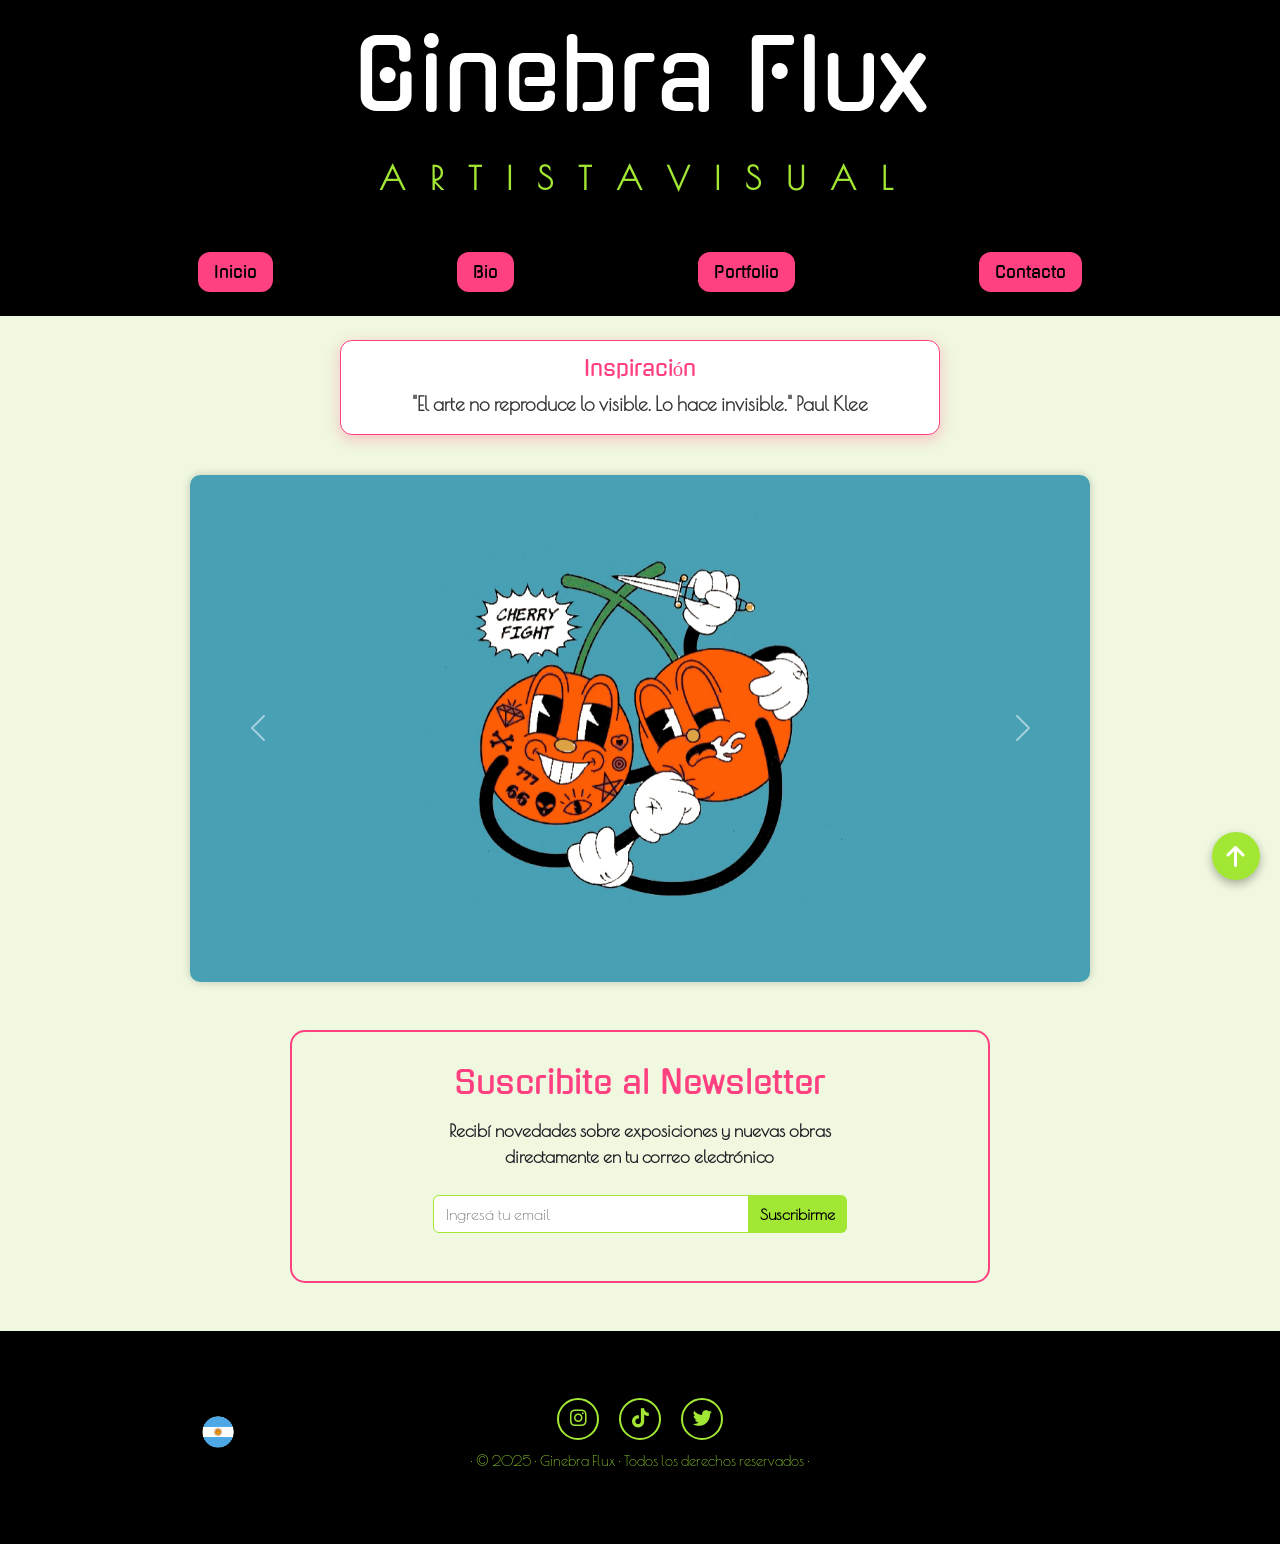
<file: index.html>
<!DOCTYPE html>
<html lang="en">

<head>
    <meta charset="UTF-8">
    <meta name="viewport" content="width=device-width, initial-scale=1.0">
    <title>Ginebra Flux</title>


    <link rel="preconnect" href="https://fonts.googleapis.com">
    <link rel="preconnect" href="https://fonts.gstatic.com" crossorigin>
    <link href="https://fonts.googleapis.com/css2?family=Gugi&display=swap" rel="stylesheet">
    <link rel="preconnect" href="https://fonts.googleapis.com">
    <link rel="preconnect" href="https://fonts.gstatic.com" crossorigin>
    <link href="https://fonts.googleapis.com/css2?family=Poiret+One&display=swap" rel="stylesheet">

    <link href="https://cdn.jsdelivr.net/npm/bootstrap@5.3.6/dist/css/bootstrap.min.css" rel="stylesheet"
        integrity="sha384-4Q6Gf2aSP4eDXB8Miphtr37CMZZQ5oXLH2yaXMJ2w8e2ZtHTl7GptT4jmndRuHDT" crossorigin="anonymous">
    <link rel="stylesheet" href="https://cdnjs.cloudflare.com/ajax/libs/font-awesome/6.4.0/css/all.min.css">
    <link rel="stylesheet" href="/Scss/style.css">
</head>

<body>
    <!--Header-->
    <header id="inicio">
        <h1 class="titulo-hover">Ginebra Flux</h1>
        <h3>A R T I S T A V I S U A L</h3>
    </header>

    <nav class="button-group">
        <a href="index.html" class="button">Inicio</a>
        <a href="/Pages/Bio.html" class="button">Bio</a>
        <a href="/Pages/Portfolio.html" class="button">Portfolio</a>
        <a href="/Pages/Contacto.html" class="button">Contacto</a>
    </nav>

    <!-- Collapse -->
    <div class="card mx-auto mt-4 card-frase" style="max-width: 600px;">
        <div class="card-body text-center">
            <h5 class="card-title">Inspiración</h5>
            <p class="card-text"> "El arte no reproduce lo visible. Lo hace invisible." Paul Klee</p>
        </div>
    </div>

    <!--Carrusel-->
    <div id="carouselExample" class="carousel slide" data-bs-ride="carousel" data-bs-interval="3000">
        <div class="carousel-inner">
            <div class="carousel-item active">
                <img src="/Imagenes/4.jpg" class="d-block w-100" alt="Día del arte">
            </div>
            <div class="carousel-item">
                <img src="/Imagenes/10.jpg" class="d-block w-100" alt="Día del arte 2">
            </div>
            <div class="carousel-item">
                <img src="/Imagenes/7.jpg" class="d-block w-100" alt="Día del arte">
            </div>
        </div>
        <button class="carousel-control-prev" type="button" data-bs-target="#carouselExample" data-bs-slide="prev">
            <span class="carousel-control-prev-icon" aria-hidden="true"></span>
            <span class="visually-hidden">Previous</span>
        </button>
        <button class="carousel-control-next" type="button" data-bs-target="#carouselExample" data-bs-slide="next">
            <span class="carousel-control-next-icon" aria-hidden="true"></span>
            <span class="visually-hidden">Next</span>
        </button>
    </div>

    <!-- Newsletter -->
    <section class="newsletter-section container my-5">
        <div class="row justify-content-center">
            <div class="col-md-8 text-center">
                <h2 class="newsletter-title">Suscribite al Newsletter</h2>
                <p class="newsletter-text">Recibí novedades sobre exposiciones y nuevas obras directamente en tu correo
                    electrónico</p>
                <form>
                    <div class="input-group mb-3">
                        <input type="email" class="form-control" placeholder="Ingresá tu email" aria-label="Email"
                            required>
                        <button class="btn btn-success" type="submit">Suscribirme</button>
                    </div>
                </form>
            </div>
        </div>
    </section>



    <footer class="footer">
        <div class="footer-contenido">

            <div class="footer-izquierda">
                <a href="https://www.google.com/search?gs_ssp=eJzjYtfP1TfISk8xYPQSKUotOLwrKSczOVEhsSg9Na8kMy8RAKnOC2k&q=rep%C3%BAblica+argentina&rlz=1C1GCEU_esAR1160AR1160&oq=Rep%C3%BAblica+Argentina&gs_lcrp=EgZjaHJvbWUqBwgAEC4YgAQyBwgAEC4YgAQyDAgBEEUYORjjAhiABDIHCAIQABiABDIHCAMQABiABDIHCAQQABiABDIHCAUQABiABDIHCAYQABiABDIHCAcQABiABDIHCAgQABiABDIHCAkQABiABNIBCDY3MThqMGo3qAIAsAIA&sourceid=chrome&ie=UTF-8"
                    target="_blank">
                    <img src="/Imagenes/2.png" alt="Bandera argentina" class="bandera-argentina">
                </a>
            </div>

            <div class="footer-centro">
                <div class="footer-redes">
                    <a href="https://instagram.com" target="_blank"><i class="fab fa-instagram"></i></a>
                    <a href="https://tiktok.com" target="_blank"><i class="fab fa-tiktok"></i></a>
                    <a href="https://x.com" target="_blank"><i class="fab fa-twitter"></i></a>
                </div>

                <p class="footer-texto">· © 2025 · Ginebra Flux · Todos los derechos reservados ·</p>
            </div>
            <div class="footer-mapa">
                <iframe
                    src="https://www.google.com/maps/embed?pb=!1m18!1m12!1m3!1d6566.545170958052!2d-58.37540790281242!3d-34.62255126287351!2m3!1f0!2f0!3f0!3m2!1i1024!2i768!4f13.1!3m3!1m2!1s0x95bccb2d125e1c01%3A0xacd97607979875ab!2sSan%20Telmo%2C%20Cdad.%20Aut%C3%B3noma%20de%20Buenos%20Aires!5e0!3m2!1ses!2sar!4v1747396965911!5m2!1ses!2sar"
                    width="200" height="150" style="border:0;">
                </iframe>
            </div>
        </div>
    </footer>

    <script src="https://cdn.jsdelivr.net/npm/bootstrap@5.3.6/dist/js/bootstrap.bundle.min.js"
        integrity="sha384-j1CDi7MgGQ12Z7Qab0qlWQ/Qqz24Gc6BM0thvEMVjHnfYGF0rmFCozFSxQBxwHKO"
        crossorigin="anonymous"></script>

    <a href="#inicio" class="scroll-top-btn"><i class="fas fa-arrow-up"></i></a>

</body>

</html>
</file>
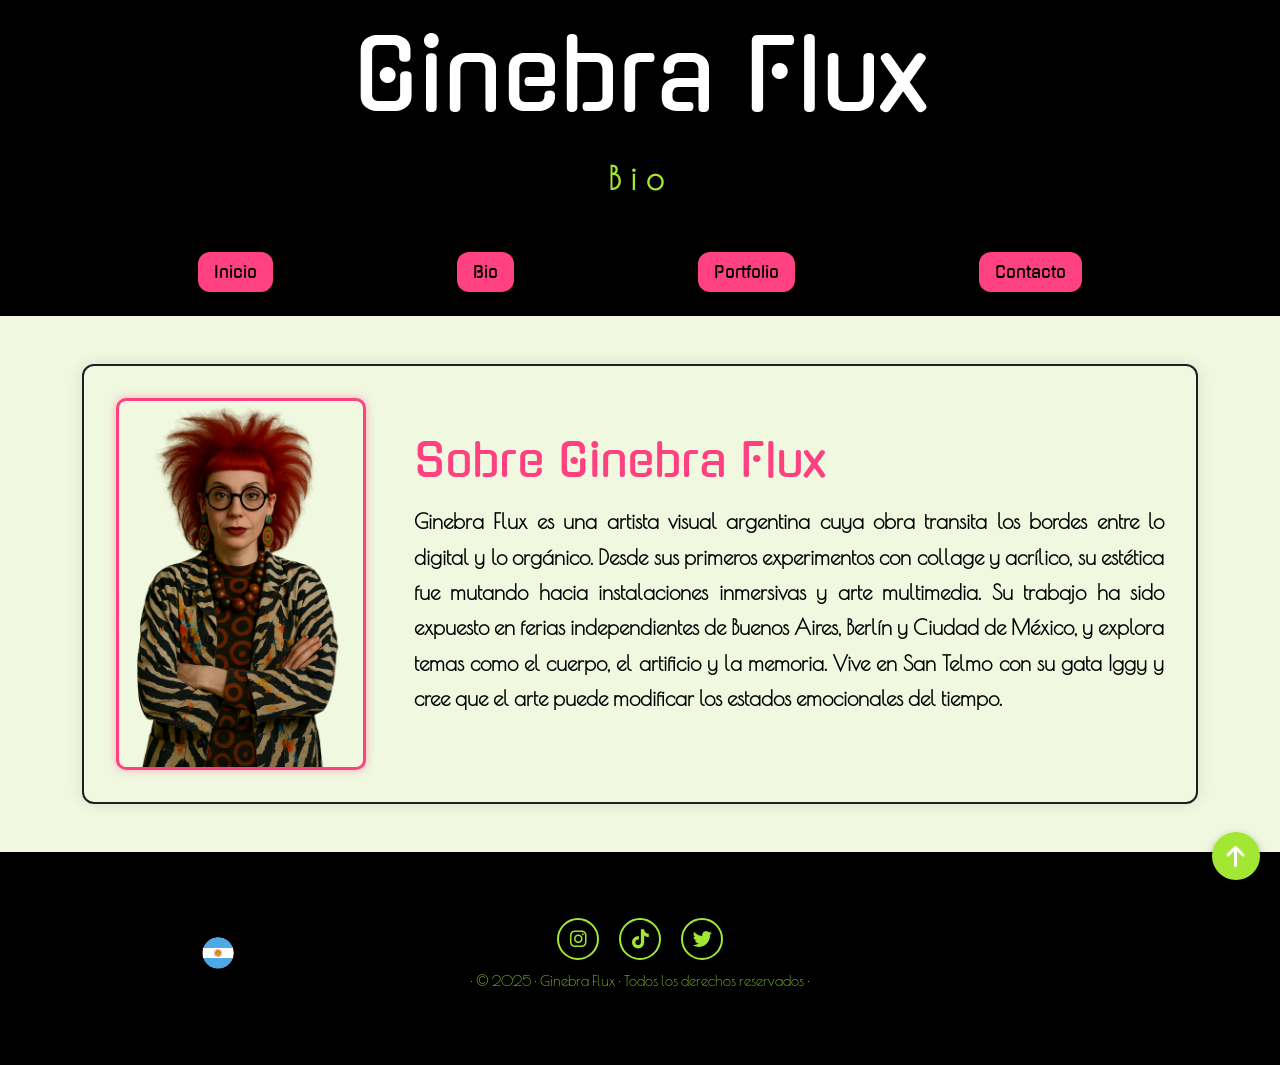
<file: Pages/Bio.html>
<!DOCTYPE html>
<html lang="es">

<head>
  <meta charset="UTF-8" />
  <meta name="viewport" content="width=device-width, initial-scale=1" />
  <title>Bio</title>

  <link rel="preconnect" href="https://fonts.googleapis.com" />
  <link rel="preconnect" href="https://fonts.gstatic.com" crossorigin />
  <link href="https://fonts.googleapis.com/css2?family=Gugi&display=swap" rel="stylesheet" />
  <link href="https://fonts.googleapis.com/css2?family=Poiret+One&display=swap" rel="stylesheet" />

  <link href="https://cdn.jsdelivr.net/npm/bootstrap@5.3.6/dist/css/bootstrap.min.css" rel="stylesheet"
    crossorigin="anonymous" />
  <link rel="stylesheet" href="https://cdnjs.cloudflare.com/ajax/libs/font-awesome/6.4.0/css/all.min.css">
  <link rel="stylesheet" href="../Scss/style.css" />
</head>

<body>
  <header id="inicio">
    <h1>Ginebra Flux</h1>
    <h3>Bio</h3>
  </header>

  <nav class="button-group">
    <a href="/index.html" class="button">Inicio</a>
    <a href="Bio.html" class="button">Bio</a>
    <a href="Portfolio.html" class="button">Portfolio</a>
    <a href="Contacto.html" class="button">Contacto</a>
  </nav>

  <main class="container my-5">
    <section class="bio-section d-flex flex-column flex-md-row align-items-center gap-5">
      <div class="bio-img text-center">
        <img src="/Imagenes/Retrato.png" alt="Retrato de Ginebra Flux" class="Retrato de Ginebra Flux" />
      </div>

      <div class="bio-text">
        <h2 class="bio-titulo">Sobre Ginebra Flux</h2>
        <p class="bio-parrafo">
          Ginebra Flux es una artista visual argentina cuya obra transita los bordes entre lo digital y lo orgánico.
          Desde sus primeros experimentos con collage y acrílico, su estética fue mutando hacia instalaciones inmersivas
          y arte multimedia. Su trabajo ha sido expuesto en ferias independientes de Buenos Aires, Berlín y Ciudad de
          México, y explora temas como el cuerpo, el artificio y la memoria. Vive en San Telmo con su gata Iggy y cree
          que el arte puede modificar los estados emocionales del tiempo.
        </p>
      </div>
    </section>
  </main>

  <footer class="footer">
    <div class="footer-contenido">

      <div class="footer-izquierda">
        <a href="https://www.google.com/search?gs_ssp=eJzjYtfP1TfISk8xYPQSKUotOLwrKSczOVEhsSg9Na8kMy8RAKnOC2k&q=rep%C3%BAblica+argentina&rlz=1C1GCEU_esAR1160AR1160&oq=Rep%C3%BAblica+Argentina&gs_lcrp=EgZjaHJvbWUqBwgAEC4YgAQyBwgAEC4YgAQyDAgBEEUYORjjAhiABDIHCAIQABiABDIHCAMQABiABDIHCAQQABiABDIHCAUQABiABDIHCAYQABiABDIHCAcQABiABDIHCAgQABiABDIHCAkQABiABNIBCDY3MThqMGo3qAIAsAIA&sourceid=chrome&ie=UTF-8"
          target="_blank">
          <img src="/Imagenes/2.png" alt="Bandera argentina" class="bandera-argentina">
        </a>
      </div>

      <div class="footer-centro">
        <div class="footer-redes">
          <a href="https://instagram.com" target="_blank"><i class="fab fa-instagram"></i></a>
          <a href="https://tiktok.com" target="_blank"><i class="fab fa-tiktok"></i></a>
          <a href="https://x.com" target="_blank"><i class="fab fa-twitter"></i></a>
        </div>
        <p class="footer-texto">· © 2025 · Ginebra Flux · Todos los derechos reservados ·</p>
      </div>
      <div class="footer-mapa">
        <iframe
          src="https://www.google.com/maps/embed?pb=!1m18!1m12!1m3!1d6566.545170958052!2d-58.37540790281242!3d-34.62255126287351!2m3!1f0!2f0!3f0!3m2!1i1024!2i768!4f13.1!3m3!1m2!1s0x95bccb2d125e1c01%3A0xacd97607979875ab!2sSan%20Telmo%2C%20Cdad.%20Aut%C3%B3noma%20de%20Buenos%20Aires!5e0!3m2!1ses!2sar!4v1747396965911!5m2!1ses!2sar"
          width="200" height="150" style="border:0;">
        </iframe>
      </div>
    </div>
  </footer>

  <script src="https://cdn.jsdelivr.net/npm/bootstrap@5.3.6/dist/js/bootstrap.bundle.min.js"
    crossorigin="anonymous"></script>

  <!-- Botón scroll -->
  <a href="#inicio" class="scroll-top-btn">
    <i class="fas fa-arrow-up"></i>
  </a>

</body>

</html>
</file>
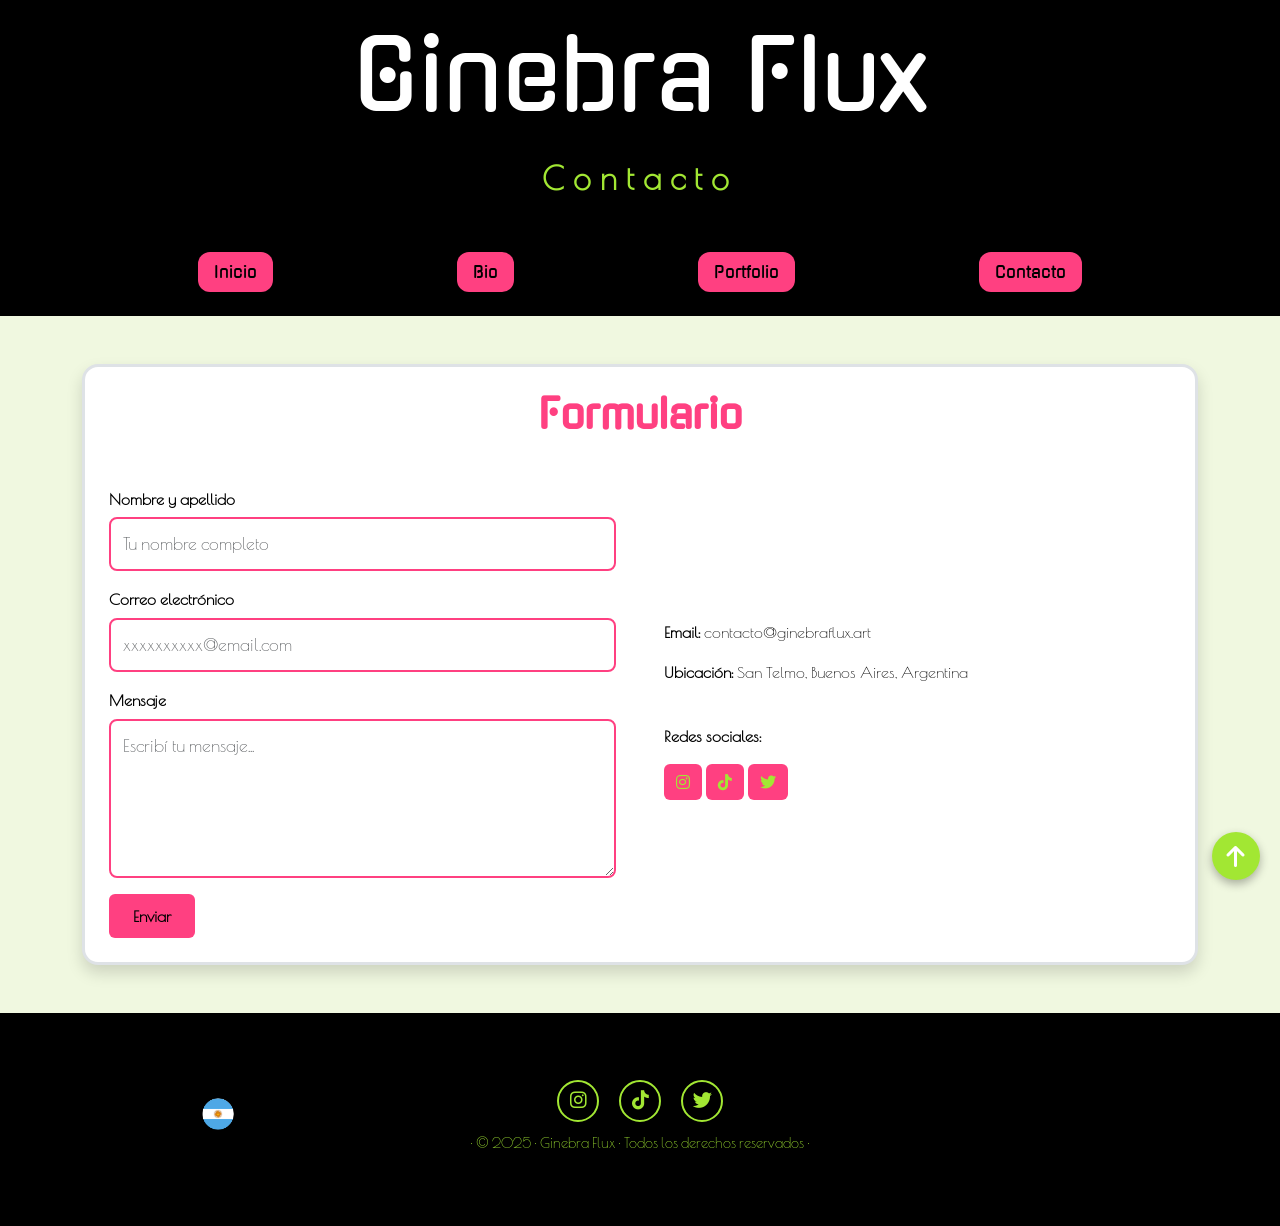
<file: Pages/Contacto.html>
<!DOCTYPE html>
<html lang="es">

<head>
  <meta charset="UTF-8" />
  <meta name="viewport" content="width=device-width, initial-scale=1" />
  <title>Contacto</title>

  <link rel="preconnect" href="https://fonts.googleapis.com" />
  <link rel="preconnect" href="https://fonts.gstatic.com" crossorigin />
  <link href="https://fonts.googleapis.com/css2?family=Gugi&display=swap" rel="stylesheet" />
  <link href="https://fonts.googleapis.com/css2?family=Poiret+One&display=swap" rel="stylesheet" />

  <link href="https://cdn.jsdelivr.net/npm/bootstrap@5.3.6/dist/css/bootstrap.min.css" rel="stylesheet"
    crossorigin="anonymous" />
  <link rel="stylesheet" href="https://cdnjs.cloudflare.com/ajax/libs/font-awesome/6.4.0/css/all.min.css">
  <link rel="stylesheet" href="../Scss/style.css" />
</head>

<body>
  <header id="inicio">
    <h1>Ginebra Flux</h1>
    <h3>Contacto</h3>
  </header>

  <nav class="button-group">
    <a href="/index.html" class="button">Inicio</a>
    <a href="Bio.html" class="button">Bio</a>
    <a href="Portfolio.html" class="button">Portfolio</a>
    <a href="Contacto.html" class="button">Contacto</a>
  </nav>

  <main class="container my-5">
    <section class="contacto-section bg-white border border-3 border-pink rounded-4 p-4 shadow">

      <h2 class="text-center mb-5" style="font-family: 'Gugi', sans-serif; color: #FF4081;">
        Formulario
      </h2>

      <!--Form-->
      <div class="row g-5">
        <div class="col-md-6">
          <form>
            <div class="mb-3">
              <label for="nombre" class="form-label">Nombre y apellido</label>
              <input type="text" class="form-control" id="nombre" placeholder="Tu nombre completo">
            </div>

            <div class="mb-3">
              <label for="email" class="form-label">Correo electrónico</label>
              <input type="email" class="form-control" id="email" placeholder="xxxxxxxxxx@email.com">
            </div>

            <div class="mb-3">
              <label for="mensaje" class="form-label">Mensaje</label>
              <textarea class="form-control" id="mensaje" rows="5" placeholder="Escribí tu mensaje..."></textarea>
            </div>

            <button type="submit" class="btn btn-primary px-4" style="background-color:#FF4081; border: none;">
              Enviar
            </button>
          </form>
        </div>

        <!--Información personal-->
        <div class="col-md-6 d-flex flex-column justify-content-center">
          <p class="mb-3"><strong>Email:</strong> contacto@ginebraflux.art</p>
          <p class="mb-3"><strong>Ubicación:</strong> San Telmo, Buenos Aires, Argentina</p>
          <div class="mt-4">
            <p><strong>Redes sociales:</strong></p>
            <div class="contacto-redes">
              <a href="https://instagram.com" target="_blank"><i class="fab fa-instagram"></i></a>
              <a href="https://tiktok.com" target="_blank"><i class="fab fa-tiktok"></i></a>
              <a href="https://x.com" target="_blank"><i class="fab fa-twitter"></i></a>
            </div>
          </div>

        </div>
      </div>

    </section>
  </main>
  </nav>

  <!--Footer-->
  <footer class="footer">
    <div class="footer-contenido">

      <div class="footer-izquierda">
        <a href="https://www.google.com/search?gs_ssp=eJzjYtfP1TfISk8xYPQSKUotOLwrKSczOVEhsSg9Na8kMy8RAKnOC2k&q=rep%C3%BAblica+argentina&rlz=1C1GCEU_esAR1160AR1160&oq=Rep%C3%BAblica+Argentina&gs_lcrp=EgZjaHJvbWUqBwgAEC4YgAQyBwgAEC4YgAQyDAgBEEUYORjjAhiABDIHCAIQABiABDIHCAMQABiABDIHCAQQABiABDIHCAUQABiABDIHCAYQABiABDIHCAcQABiABDIHCAgQABiABDIHCAkQABiABNIBCDY3MThqMGo3qAIAsAIA&sourceid=chrome&ie=UTF-8"
          target="_blank">
          <img src="/Imagenes/2.png" alt="Bandera argentina" class="bandera-argentina">
        </a>
      </div>

      <div class="footer-centro">
        <div class="footer-redes">
          <a href="https://instagram.com" target="_blank"><i class="fab fa-instagram"></i></a>
          <a href="https://tiktok.com" target="_blank"><i class="fab fa-tiktok"></i></a>
          <a href="https://x.com" target="_blank"><i class="fab fa-twitter"></i></a>
        </div>
        <p class="footer-texto">· © 2025 · Ginebra Flux · Todos los derechos reservados ·</p>
      </div>
      <div class="footer-mapa">
        <iframe
          src="https://www.google.com/maps/embed?pb=!1m18!1m12!1m3!1d6566.545170958052!2d-58.37540790281242!3d-34.62255126287351!2m3!1f0!2f0!3f0!3m2!1i1024!2i768!4f13.1!3m3!1m2!1s0x95bccb2d125e1c01%3A0xacd97607979875ab!2sSan%20Telmo%2C%20Cdad.%20Aut%C3%B3noma%20de%20Buenos%20Aires!5e0!3m2!1ses!2sar!4v1747396965911!5m2!1ses!2sar"
          width="200" height="150" style="border:0;">
        </iframe>
      </div>
    </div>
  </footer>

  <!-- Botón scroll -->
  <a href="#inicio" class="scroll-top-btn">
    <i class="fas fa-arrow-up"></i>
  </a>

</body>

</html>
</file>
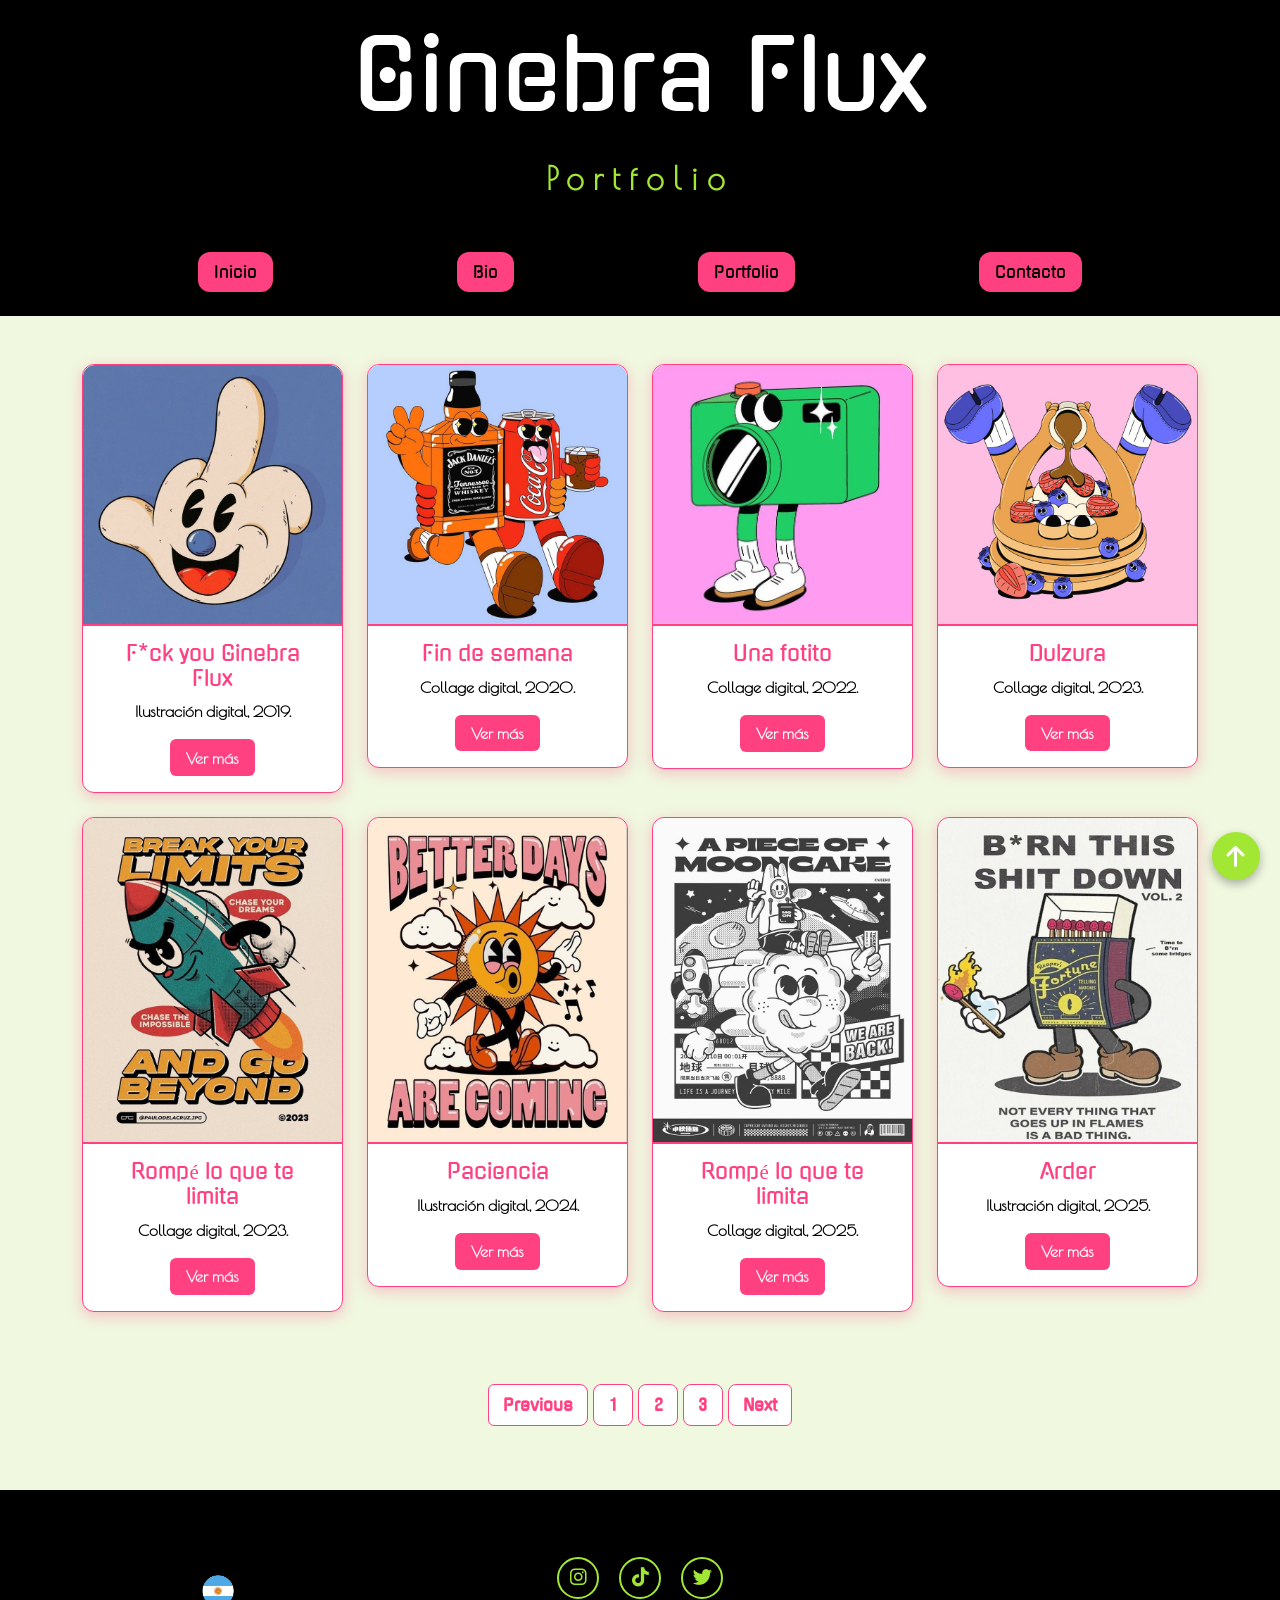
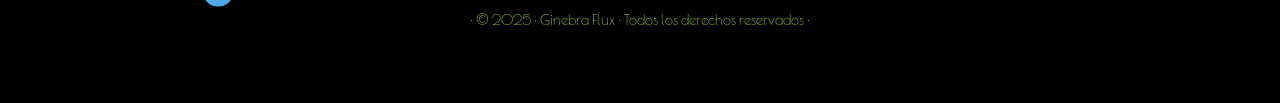
<file: Pages/Portfolio.html>
<!DOCTYPE html>
<html lang="es">

<head>
  <meta charset="UTF-8" />
  <meta name="viewport" content="width=device-width, initial-scale=1" />
  <title>Portfolio</title>

  <link rel="preconnect" href="https://fonts.googleapis.com" />
  <link rel="preconnect" href="https://fonts.gstatic.com" crossorigin />
  <link href="https://fonts.googleapis.com/css2?family=Gugi&display=swap" rel="stylesheet" />
  <link href="https://fonts.googleapis.com/css2?family=Poiret+One&display=swap" rel="stylesheet" />

  <link href="https://cdn.jsdelivr.net/npm/bootstrap@5.3.6/dist/css/bootstrap.min.css" rel="stylesheet"
    crossorigin="anonymous" />
  <link rel="stylesheet" href="https://cdnjs.cloudflare.com/ajax/libs/font-awesome/6.4.0/css/all.min.css">
  <link rel="stylesheet" href="../Scss/style.css" />
</head>

<body>
  <header id="inicio">
    <h1>Ginebra Flux</h1>
    <h3>Portfolio</h3>
  </header>
  <nav class="button-group">
    <a href="/index.html" class="button">Inicio</a>
    <a href="Bio.html" class="button">Bio</a>
    <a href="Portfolio.html" class="button">Portfolio</a>
    <a href="Contacto.html" class="button">Contacto</a>
  </nav>

  <main class="container my-5">
    <div class="row g-4">
      <div class="col-sm-6 col-md-4 col-lg-3">
        <div class="card">
          <img src="/Imagenes/11.jpg" class="card-img-top" alt="FuckYou" />
          <div class="card-body">
            <h5 class="card-title">F*ck you Ginebra Flux</h5>
            <p class="card-text">Ilustración digital, 2019.</p>
            <a href="#" class="btn btn-primary">Ver más</a>
          </div>
        </div>
      </div>

      <div class="col-sm-6 col-md-4 col-lg-3">
        <div class="card">
          <img src="/Imagenes/3.jpg" class="card-img-top" alt="Fin de semana">
          <div class="card-body">
            <h5 class="card-title">Fin de semana</h5>
            <p class="card-text">Collage digital, 2020.</p>
            <a href="#" class="btn btn-primary">Ver más</a>
          </div>
        </div>
      </div>

      <div class="col-sm-6 col-md-4 col-lg-3">
        <div class="card">
          <img src="/Imagenes/8.jpg" class="card-img-top" alt="Una fotito">
          <div class="card-body">
            <h5 class="card-title">Una fotito</h5>
            <p class="card-text">Collage digital, 2022.</p>
            <a href="#" class="btn btn-primary">Ver más</a>
          </div>
        </div>
      </div>

      <div class="col-sm-6 col-md-4 col-lg-3">
        <div class="card">
          <img src="/Imagenes/9.jpg" class="card-img-top" alt="Dulzura">
          <div class="card-body">
            <h5 class="card-title">Dulzura</h5>
            <p class="card-text">Collage digital, 2023.</p>
            <a href="#" class="btn btn-primary">Ver más</a>
          </div>
        </div>
      </div>

      <div class="col-sm-6 col-md-4 col-lg-3">
        <div class="card">
          <img src="/Imagenes/a.jpg" class="card-img-top" alt="Poster 1">
          <div class="card-body">
            <h5 class="card-title">Rompé lo que te limita</h5>
            <p class="card-text">Collage digital, 2023.</p>
            <a href="#" class="btn btn-primary">Ver más</a>
          </div>
        </div>
      </div>

      <div class="col-sm-6 col-md-4 col-lg-3">
        <div class="card">
          <img src="/Imagenes/b.jpg" class="card-img-top" alt="Poster 2">
          <div class="card-body">
            <h5 class="card-title">Paciencia</h5>
            <p class="card-text">Ilustración digital, 2024.</p>
            <a href="#" class="btn btn-primary">Ver más</a>
          </div>
        </div>
      </div>

      <div class="col-sm-6 col-md-4 col-lg-3">
        <div class="card">
          <img src="/Imagenes/c.jpg" class="card-img-top" alt="Poster 3">
          <div class="card-body">
            <h5 class="card-title">Rompé lo que te limita</h5>
            <p class="card-text">Collage digital, 2025.</p>
            <a href="#" class="btn btn-primary">Ver más</a>
          </div>
        </div>
      </div>

      <div class="col-sm-6 col-md-4 col-lg-3">
        <div class="card">
          <img src="/Imagenes/d.jpg" class="card-img-top" alt="Poster 4">
          <div class="card-body">
            <h5 class="card-title">Arder</h5>
            <p class="card-text">Ilustración digital, 2025.</p>
            <a href="#" class="btn btn-primary">Ver más</a>
          </div>
        </div>
      </div>

      <nav aria-label="Page navigation example">
        <ul class="pagination">
          <li class="page-item"><a class="page-link" href="#">Previous</a></li>
          <li class="page-item"><a class="page-link" href="#">1</a></li>
          <li class="page-item"><a class="page-link" href="#">2</a></li>
          <li class="page-item"><a class="page-link" href="#">3</a></li>
          <li class="page-item"><a class="page-link" href="#">Next</a></li>
        </ul>
      </nav>
  </main>



  <footer class="footer">
    <div class="footer-contenido">

      <div class="footer-izquierda">
        <a href="https://www.google.com/search?gs_ssp=eJzjYtfP1TfISk8xYPQSKUotOLwrKSczOVEhsSg9Na8kMy8RAKnOC2k&q=rep%C3%BAblica+argentina&rlz=1C1GCEU_esAR1160AR1160&oq=Rep%C3%BAblica+Argentina&gs_lcrp=EgZjaHJvbWUqBwgAEC4YgAQyBwgAEC4YgAQyDAgBEEUYORjjAhiABDIHCAIQABiABDIHCAMQABiABDIHCAQQABiABDIHCAUQABiABDIHCAYQABiABDIHCAcQABiABDIHCAgQABiABDIHCAkQABiABNIBCDY3MThqMGo3qAIAsAIA&sourceid=chrome&ie=UTF-8"
          target="_blank">
          <img src="/Imagenes/2.png" alt="Bandera argentina" class="bandera-argentina">
        </a>
      </div>

      <div class="footer-centro">
        <div class="footer-redes">
          <a href="https://instagram.com" target="_blank"><i class="fab fa-instagram"></i></a>
          <a href="https://tiktok.com" target="_blank"><i class="fab fa-tiktok"></i></a>
          <a href="https://x.com" target="_blank"><i class="fab fa-twitter"></i></a>
        </div>
        <p class="footer-texto">· © 2025 · Ginebra Flux · Todos los derechos reservados ·</p>
      </div>
      <div class="footer-mapa">
        <iframe
          src="https://www.google.com/maps/embed?pb=!1m18!1m12!1m3!1d6566.545170958052!2d-58.37540790281242!3d-34.62255126287351!2m3!1f0!2f0!3f0!3m2!1i1024!2i768!4f13.1!3m3!1m2!1s0x95bccb2d125e1c01%3A0xacd97607979875ab!2sSan%20Telmo%2C%20Cdad.%20Aut%C3%B3noma%20de%20Buenos%20Aires!5e0!3m2!1ses!2sar!4v1747396965911!5m2!1ses!2sar"
          width="200" height="150" style="border:0;">
        </iframe>
      </div>
    </div>
  </footer>

  <script src="https://cdn.jsdelivr.net/npm/bootstrap@5.3.6/dist/js/bootstrap.bundle.min.js"
    crossorigin="anonymous"></script>

<a href="#inicio" class="scroll-top-btn"><i class="fas fa-arrow-up"></i></a>
</body>

</html>
</file>
<file: Scss/style.css>
@charset "UTF-8";
/* Variables color */
/* Variables tipografía */
header {
  background-color: #000000;
  text-align: center;
  padding: 20px;
  margin-bottom: 0;
  padding-bottom: 0;
  overflow: hidden;
}

h1 {
  font-family: "Gugi", sans-serif;
  font-size: 6rem;
  color: rgb(255, 255, 255);
  margin-bottom: 1.5rem;
  position: relative;
  cursor: default;
}

h1::after {
  content: "";
  position: absolute;
  bottom: -10px;
  left: 50%;
  width: 0;
  height: 3px;
  background-color: #FF4081;
  border-radius: 2px;
  transition: width 0.4s ease, left 0.4s ease;
}

h1:hover::after {
  width: 100%;
  left: 0;
}

h3 {
  font-family: "Poiret One", sans-serif;
  color: #a2e733;
  font-size: 2rem;
  letter-spacing: 9px;
  text-align: center;
  font-weight: bold;
  margin-bottom: 30px;
}

.button-group {
  display: flex;
  justify-content: center;
  background-color: #000000;
  padding: 1.5rem 0;
  text-align: center;
}
.button-group .button {
  display: inline-block;
  background-color: #ff4081;
  color: #000;
  font-family: "Gugi", sans-serif;
  font-size: 1rem;
  text-decoration: none;
  padding: 0.5rem 1rem;
  margin: 0 5.75rem;
  border-radius: 12px;
  transition: all 0.3s ease-in-out;
}
.button-group .button:hover {
  background-color: #e7336e;
  color: #a2e733;
  transform: translateY(-3px);
}

body {
  background-color: #F0F8E0;
  color: #1E1E24;
  font-family: "Poiret One", sans-serif;
  margin: 0;
  padding: 0;
}

.carousel {
  margin: 40px auto;
  max-width: 900px;
  border-radius: 10px;
  overflow: hidden;
  box-shadow: 0 0 10px rgba(0, 0, 0, 0.2);
}

.footer {
  background-color: #000000;
  color: #a2e733;
  padding: 20px 15px;
  font-family: "Poiret One", sans-serif;
  font-size: 1.1rem;
  text-align: center;
}

.footer .footer-contenido {
  display: flex;
  flex-wrap: wrap;
  justify-content: space-between;
  align-items: center;
  gap: 1rem;
}

@media (min-width: 768px) {
  .footer .footer-contenido {
    flex-wrap: nowrap;
    text-align: center;
  }
}
.footer .footer-izquierda,
.footer .footer-centro,
.footer .footer-mapa {
  flex: 1 1 100%;
  text-align: center;
}

@media (min-width: 768px) {
  .footer .footer-izquierda,
  .footer .footer-centro,
  .footer .footer-mapa {
    flex: 1;
  }
}
.footer .bandera-argentina {
  width: 50px;
  height: auto;
  margin-bottom: 10px;
}

.footer .footer-texto {
  margin-top: 10px;
  font-size: 0.9rem;
}

.footer .footer-mapa iframe {
  width: 100%;
  max-width: 300px;
  height: 150px;
  border: 0;
  margin-top: 1rem;
}


@keyframes aparecerDesdeIzquierda {
  from {
    opacity: 0;
    transform: translateX(-30px);
  }
  to {
    opacity: 1;
    transform: translateX(0);
  }
}
@keyframes agrandar {
  0%, 100% {
    transform: scale(1);
  }
  50% {
    transform: scale(2.5);
  }
}
.bandera-argentina {
  animation: agrandar 3s ease-in-out infinite;
}

p.lead {
  font-family: "Poiret One", cursive;
  font-size: 1.25rem;
  font-weight: 600;
  color: #333;
  text-align: center;
  margin: 2rem 1rem;
  margin-top: 1rem;
  line-height: 1.4;
  max-width: 600px;
  margin-left: auto;
  margin-right: auto;
  letter-spacing: 0.03em;
  line-height: 1.5;
  text-shadow: 1px 1px 2px rgba(0, 0, 0, 0.1);
  transition: color 0.3s ease;
}
p.lead:hover {
  color: #a2e733;
  cursor: default;
}

.card-frase {
  font-family: "Poiret One", cursive;
  background-color: #fff4fa;
  border: 2px solid #FF4081;
  border-radius: 20px;
  box-shadow: 0 5px 20px rgba(255, 64, 129, 0.2);
  animation: aparecerDesdeIzquierda 1s ease-out;
}
.card-frase .card-title {
  font-family: "Gugi", sans-serif;
  color: #FF4081;
  font-weight: bold;
}
.card-frase .card-text {
  font-size: 1.2rem;
  color: #333;
  font-weight: 600;
}

.bio-section {
  border: 2px solid;
  border-radius: 12px;
  padding: 2rem;
  box-shadow: 0 0 15px rgba(0, 0, 0, 0.1);
}

.bio-img img {
  max-width: 250px;
  border-radius: 10px;
  border: 3px solid #FF4081;
  box-shadow: 0 0 10px rgba(255, 64, 129, 0.4);
}

.bio-titulo {
  font-family: "Gugi", sans-serif;
  font-size: 2.8rem;
  color: #FF4081;
  margin-bottom: 1rem;
}

.bio-parrafo {
  font-family: "Poiret One", sans-serif;
  font-size: 1.3rem;
  font-weight: bold;
  text-align: justify;
  line-height: 1.7;
  color: #000;
}

.contacto-section {
  border: 3px solid #FF4081;
  border-radius: 20px;
  padding: 2rem;
  box-shadow: 0 0 20px rgba(24, 207, 48, 0.2);
  font-family: "Poiret One", sans-serif;
  color: #000;
}

.contacto-section h2 {
  font-family: "Gugi", sans-serif;
  font-weight: bold;
  color: #FF4081;
  font-size: 2.5rem;
}

.contacto-section .form-control {
  border: 2px solid #FF4081;
  border-radius: 8px;
  font-size: 1.1rem;
  padding: 0.75rem;
  transition: all 0.3s ease;
  margin-bottom: 1rem;
}

.contacto-section .form-control:focus {
  border-color: #a2e733;
  box-shadow: 0 0 0 0.2rem rgba(162, 231, 51, 0.25);
  transform: scale(1.02);
}

.contacto-section label {
  font-weight: bold;
  font-size: 1rem;
  margin-bottom: 0.4rem;
  display: block;
}

.contacto-section .btn-primary {
  background-color: #FF4081;
  color: #000000;
  border: none;
  font-weight: bold;
  border-radius: 6px;
  padding: 0.6rem 1.5rem;
  transition: background-color 0.3s ease;
}

.contacto-section .btn-primary:hover {
  background-color: #a2e733;
  color: #000000;
}

.contacto-section .col-md-6 a {
  background-color: #FF4081;
  color: #a2e733;
  padding: 6px 12px;
  text-decoration: none;
  border-radius: 6px;
  display: inline-block;
  transition: background-color 0.3s ease, color 0.3s ease;
  margin-bottom: 5px;
}

.contacto-section .contacto-section {
  display: flex;
  gap: 15px;
  margin-top: 10px;
}
.contacto-section .contacto-section a {
  display: inline-flex;
  align-items: center;
  justify-content: center;
  width: 42px;
  height: 42px;
  background-color: #FF4081;
  color: #000;
  border-radius: 50%;
  text-decoration: none;
  font-size: 1.4rem;
  transition: all 0.3s ease;
}
.contacto-section .contacto-section a:hover {
  background-color: #a2e733;
  transform: scale(1.1);
}
.contacto-section .contacto-section a i {
  pointer-events: none;
}

.newsletter-section {
  border: 2px solid #FF4081;
  border-radius: 15px;
  padding: 2rem;
  text-align: center;
  font-family: "Poiret One", sans-serif;
  font-weight: bold;
  max-width: 700px;
  margin: 0 auto;
  animation: aparecerDesdeIzquierda 1s ease-out;
  animation-fill-mode: both;
}

.newsletter-title {
  color: #FF4081;
  font-family: "Gugi", sans-serif;
  font-size: 2rem;
  margin-bottom: 1rem;
}

.newsletter-text {
  font-size: 1.1rem;
  margin-bottom: 1.5rem;
}

.newsletter-section .form-control {
  border-radius: 6px;
  border: 1px solid #a2e733;
}

.newsletter-section .btn-success {
  background-color: #a2e733;
  border: none;
  color: #000;
  font-weight: bold;
  border-radius: 6px;
}

.card {
  border: 1px solid #FF4081;
  border-radius: 12px;
  overflow: hidden;
  box-shadow: 0 4px 15px rgba(255, 64, 129, 0.3);
  transition: transform 0.3s ease, box-shadow 0.3s ease;
  cursor: pointer;
  background-color: #fff;
}
.card:hover {
  transform: translateY(-8px);
  box-shadow: 0 8px 25px rgba(162, 231, 51, 0.5);
  border-color: #a2e733;
}
.card .card-img-top {
  border-bottom: 2px solid #FF4081;
  border-radius: 12px 12px 0 0;
  transition: transform 0.3s ease;
}
.card:hover .card-img-top {
  transform: scale(1.05);
}
.card .card-body {
  padding: 1rem 1.25rem;
  font-family: "Poiret One", cursive;
  font-weight: bold;
  text-align: center;
  color: #000;
}
.card .card-body .card-title {
  font-family: "Gugi", cursive;
  font-weight: normal;
  font-size: 1.3rem;
  color: #FF4081;
  margin-bottom: 0.5rem;
  transition: color 0.3s ease;
}
.card .card-body .card-tex {
  font-size: 1rem;
  margin-bottom: 1rem;
}
.card .card-body .btn-primary {
  background-color: #FF4081;
  border: none;
  font-weight: bold;
  border-radius: 6px;
  padding: 0.4rem 1rem;
  transition: background-color 0.3s ease;
}
.card .card-body .btn-primary:hover {
  background-color: #a2e733;
  color: #000;
}

.pagination {
  justify-content: center;
}

.page-item .page-link {
  color: #FF4081;
  border: 1px solid #FF4081;
  border-radius: 8px;
  margin: 0 6px;
  margin-top: 3rem;
  padding: 0.5rem 0.9rem;
  font-family: "Gugi", cursive;
  font-weight: bold;
  transition: background-color 0.3s ease, color 0.3s ease;
}
.page-item .page-link:hover {
  background-color: #a2e733;
  color: #000000;
  border-color: #a2e733;
  text-decoration: none;
}
.page-item.disabled .page-link {
  color: #ccc;
  border-color: #ccc;
  pointer-events: none;
  cursor: default;
  background-color: transparent;
}

@keyframes aparecerDesdeIzquierda {
  from {
    opacity: 0;
    transform: translateX(-30px);
  }
  to {
    opacity: 1;
    transform: translateX(0);
  }
}
@keyframes agrandar {
  0%, 100% {
    transform: scale(1);
  }
  50% {
    transform: scale(2.5);
  }
}
.bandera-argentina {
  animation: agrandar 3s ease-in-out infinite;
}

.footer .footer-redes {
  margin-top: 10px;
  display: flex;
  justify-content: center;
  gap: 20px;
}
.footer .footer-redes a {
  display: inline-flex;
  align-items: center;
  justify-content: center;
  width: 42px;
  height: 42px;
  border-radius: 50%;
  background-color: transparent;
  border: 2px solid #a2e733;
  color: #a2e733;
  transition: all 0.3s ease;
  font-size: 1.2rem;
  text-decoration: none;
}
.footer .footer-redes a:hover {
  background-color: #FF4081;
  color: #000;
  border-color: #FF4081;
  transform: scale(1.1);
}

/* Botón scroll */
.scroll-top-btn {
  position: fixed;
  bottom: 20px;
  right: 20px;
  z-index: 999;
  background-color: #a2e733;
  color: #fff;
  font-size: 24px;
  width: 48px;
  height: 48px;
  border-radius: 50%;
  display: flex;
  justify-content: center;
  align-items: center;
  text-decoration: none;
  box-shadow: 0 4px 10px rgba(0, 0, 0, 0.3);
  transition: background-color 0.3s, transform 0.2s;
}
.scroll-top-btn:hover {
  background-color: #ff4081;
  transform: scale(1.1);
}
.scroll-top-btn i {
  pointer-events: none;
}/*# sourceMappingURL=style.css.map */
</file>
